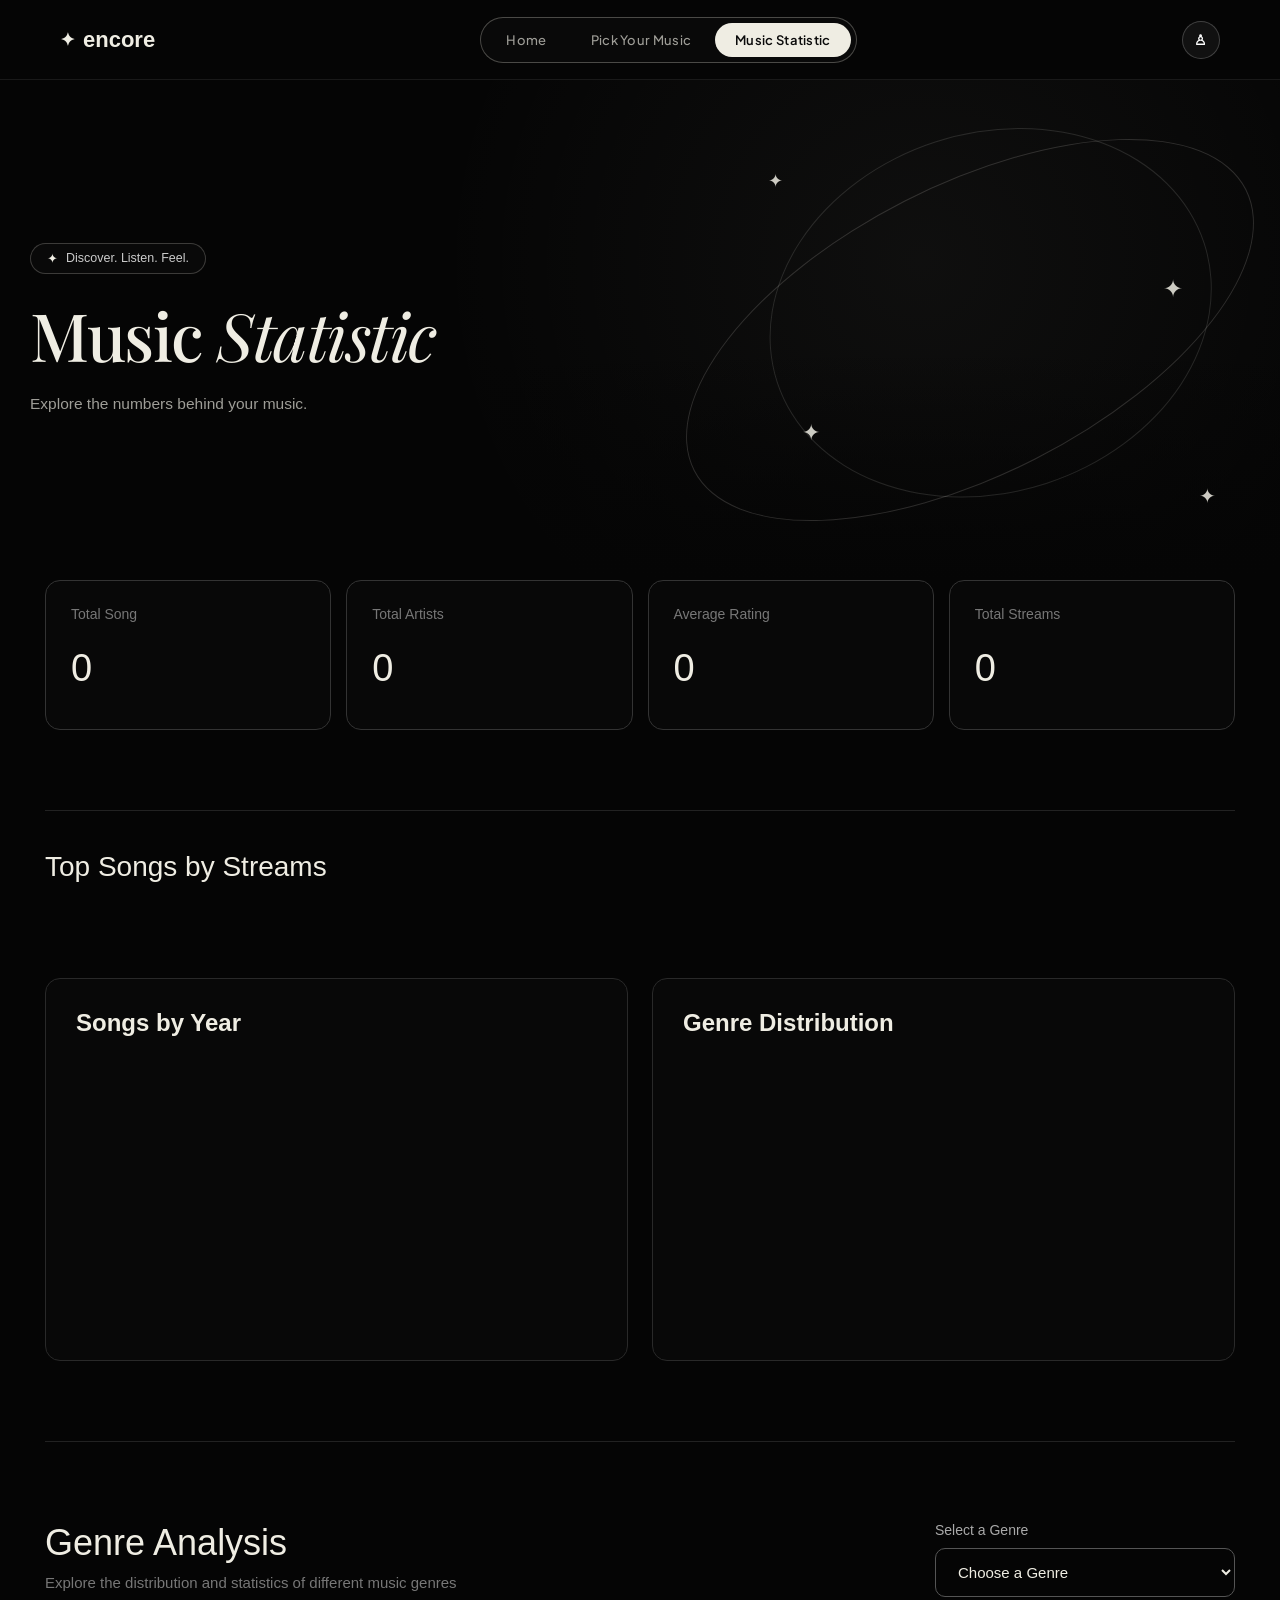
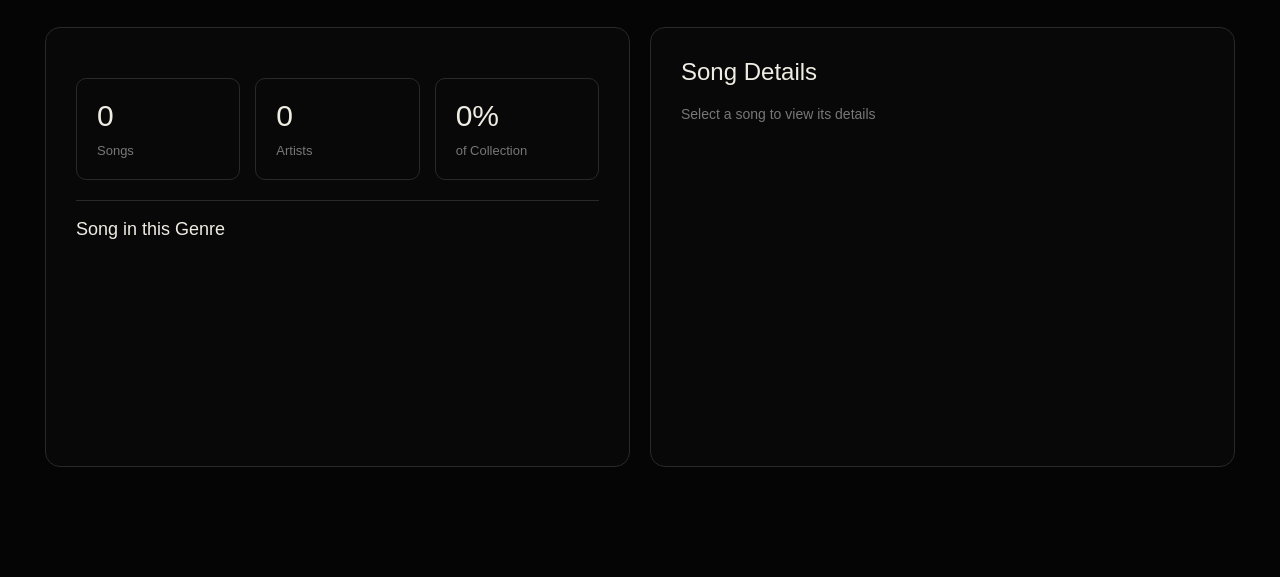
<file: Website 2/music-statistic.html>
<!DOCTYPE html>

<html lang="en">

<head>
    <meta charset="UTF-8">
    <meta name="viewport" content="width=device-width, initial-scale=1.0">
    <title>notenough - Music Player</title>
    <link rel="stylesheet" href="style.css">
    <link rel="preconnect" href="https://fonts.googleapis.com">
    <link rel="preconnect" href="https://fonts.gstatic.com" crossorigin>
    <link href="https://fonts.googleapis.com/css2?family=Playfair+Display:ital,wght@0,500;1,400&family=Plus+Jakarta+Sans:wght@400;500;600&display=swap" rel="stylesheet">   
</head>


<body>

    <header class="landing-header">
        <div class="landing-logo">
            <span>✦</span>
            <em>encore</em>
        </div>

       <nav class="landing-nav">
            <a href="../Website 1/index.html" class="nav-item">
                Home
            </a>

            <a href="../Website 3/pick-music.html" class="nav-item">
                Pick Your Music
            </a>

            <a href="music-statistic.html" class="nav-item active">
                Music Statistic
            </a>
        </nav>

        <div class="profile-container">
            <button class="profile-button" id="profileButton" aria-label="Account menu" aria-expanded="false">
                <span id="profileButtonIcon">♙</span>
            </button>
            <div class="profile-menu" id="profileMenu" role="menu">
                <div class="profile-menu-header">
                    <div class="profile-avatar" id="profileAvatar">A</div>
                    <div class="profile-identity">
                        <div class="profile-name-row">
                            <p id="profileUsername"></p>
                            <span class="profile-role-badge" id="profileRoleBadge"></span>
                        </div>
                        <p id="profileEmail"></p>
                    </div>
                </div>

                <button type="button" id="logoutButton">
                    Log out
                </button>
            </div>
        </div>
    </header>

    <main>
        <!-- home -->
        <section id="home">
            <div class="hero-section">
                <div class="hero-container">
                    <div class="hero-content">
                        <div class="hero-badge">
                            <span>✦</span> Discover. Listen. Feel.
                        </div>
                        <h1>Music <em>Statistic</em></h1>
                        <p>Explore the numbers behind your music.</p>
                    </div>

                    <div class="hero-orbit-graphic" aria-hidden="true">
                        <div class="orbit-ring orbit-outer"></div>
                        <div class="orbit-ring orbit-inner"></div>
                        <span class="hero-star star-1">✦</span>
                        <span class="hero-star star-2">✦</span>
                        <span class="hero-star star-3">✦</span>
                        <span class="hero-star star-4">✦</span>
                    </div>
                </div>
            </div>
            
            <div class="statistic">
                <div class="statscard">
                    <p>Total Song</p>
                    <h2 id="totalsong">0</h2>
                </div>

                <div class="statscard">
                    <p>Total Artists</p>
                    <h2 id="totalartist">0</h2>
                </div>
                
                <div class="statscard">
                    <p>Average Rating</p>
                    <h2 id="averagerating">0</h2>
                </div>

                <div class="statscard">
                    <p>Total Streams</p>
                    <h2 id="totalstreams">0</h2>
                </div>
            </div>
            
            <section id="top-songs-section" class="dashboard">
                <div class="section">
                    <h2>Top Songs by Streams</h2>
                </div>
                
                <!-- image calling -->
                <div id="top-songs"></div>
            </section>

            <!-- guest lock banner -->
            <div class="guest-stats-lock" id="guestStatsLock" style="display: none;">
                <div class="guest-lock-content">
                    <span class="guest-lock-icon" aria-hidden="true">🔒</span>
                    <div>
                        <h3>Sign in for full analytics</h3>
                        <p>Unlock Top 5 rankings, yearly & genre distribution charts, and interactive genre analysis.</p>
                    </div>
                </div>
                <button type="button" class="guest-signin-btn" onclick="window.location.href='../Website 1/login.html'">
                    Sign In <span>→</span>
                </button>
            </div>

            <section id="overview" class="statistic-section">
                <div class="statistic-grid">

                    <!-- songs by year-->
                    <div class="stat-card">
                        <div class="stat-card-header">
                            <div>
                                <h2>Songs by Year</h2>
                            </div>
                        </div>

                        <div id="songs-by-year"></div>
                    </div>

                    <div class="stat-card">
                        <div class="stat-card-header">
                            <div>
                                <h2>Genre Distribution</h2>
                            </div>
                        </div>

                        <div id="genre-distribution"></div>
                    </div>
                </div>
            </section>
        </section>

        <!--genres-->
        <section id="genres">
            <div class="genre-page-header">

                <div class="genre-title">
                    <h2>Genre Analysis</h2>
                    <p>Explore the distribution and statistics of different music genres</p>
                </div>

                <div class="select-genre">
                    <label for="select-genre">Select a Genre</label>

                    <select id="select-genre">
                        <option value="">Choose a Genre</option>
                    </select>
                </div>
            </div>

            <div id="genre-result">
                <div class="genre-overview">
                    <h2 id="genre-name"></h2>
                    <div class="genre-summary">
                        
                        <div class="genre-summary-card">
                            <strong id="genre-song-count">0</strong>
                            <span>Songs</span>
                        </div>

                        <div class="genre-summary-card">
                            <strong id="genre-artist-count">0</strong>
                            <span>Artists</span>
                        </div>

                        <div class="genre-summary-card">
                            <strong id="genre-percentage">0%</strong>
                            <span>of Collection</span>
                        </div>
                    </div>

                    <div class="genre-song-section">
                        <h3>Song in this Genre</h3>
                        <div id="genre-song-list"></div>
                    </div>
                </div>
                
                <div class="genre-song-details">
                    <h2>Song Details</h2>

                    <div id="selected-song-details">
                        <p class="empty-song-message">
                            Select a song to view its details
                        </p>
                    </div>
                </div>
            </div>
        </section>

    </main>

    <script src="app.js"></script>
</body>
</html>
</file>
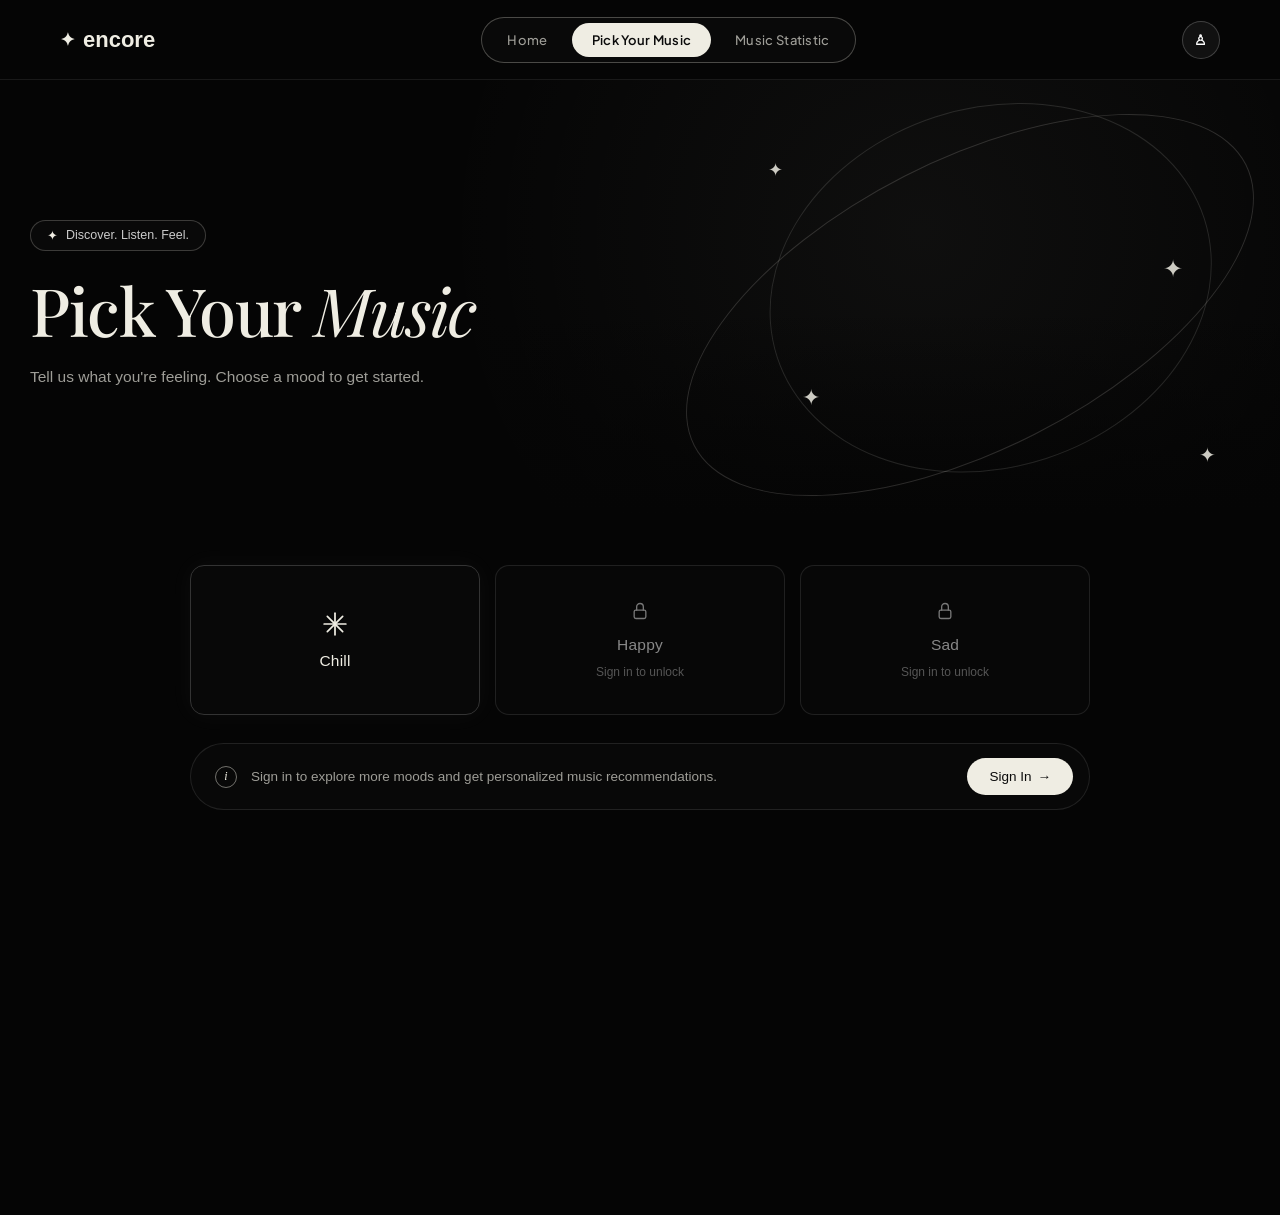
<file: Website 3/pick-music.html>
<!DOCTYPE html>

<html lang="en">

<head>
    <meta charset="UTF-8">
    <meta name="viewport" content="width=device-width, initial-scale=1.0">
    <title>encore</title>
    <link rel="stylesheet" href="style.css">
    <link rel="preconnect" href="https://fonts.googleapis.com">
    <link rel="preconnect" href="https://fonts.gstatic.com" crossorigin>
    <link href="https://fonts.googleapis.com/css2?family=Playfair+Display:ital,wght@0,500;1,400&family=Plus+Jakarta+Sans:wght@400;500;600&display=swap" rel="stylesheet">   
</head>

<body>

    <!-- header -->
    <header class="landing-header">
        <div class="landing-logo">
            <span>✦</span>
            <em>encore</em>
        </div>

        <nav class="landing-nav">
            <a href="../Website 1/index.html" class="nav-item">
                Home
            </a>

            <a href="pick-music.html" class="nav-item active">
                Pick Your Music
            </a>

            <a href="../Website 2/music-statistic.html" class="nav-item">
                Music Statistic
            </a>
        </nav>

        <div class="profile-container">
            <button class="profile-button" id="profileButton" aria-label="Account menu" aria-expanded="false">
                <span id="profileButtonIcon">♙</span>
            </button>
            <div class="profile-menu" id="profileMenu" role="menu">
                <div class="profile-menu-header">
                    <div class="profile-avatar" id="profileAvatar">A</div>
                    <div class="profile-identity">
                        <div class="profile-name-row">
                            <p id="profileUsername"></p>
                            <span class="profile-role-badge" id="profileRoleBadge"></span>
                        </div>
                        <p id="profileEmail"></p>
                    </div>
                </div>

                <button type="button" id="logoutButton">
                    Log out
                </button>
            </div>
        </div>
    </header>


    <main>

        <!-- home -->
        <section id="home">
            <div class="hero-section">
                <div class="hero-container">
                    <div class="hero-content">
                        <div class="hero-badge">
                            <span>✦</span> Discover. Listen. Feel.
                        </div>
                        <h1>Pick Your <em>Music</em></h1>
                        <p>Tell us what you're feeling. Choose a mood to get started.</p>
                    </div>

                    <div class="hero-orbit-graphic" aria-hidden="true">
                        <div class="orbit-ring orbit-outer"></div>
                        <div class="orbit-ring orbit-inner"></div>
                        <span class="hero-star star-1">✦</span>
                        <span class="hero-star star-2">✦</span>
                        <span class="hero-star star-3">✦</span>
                        <span class="hero-star star-4">✦</span>
                    </div>
                </div>
            </div>
        </section>


       <!-- pick my music -->
        <section id="choose-music">

            <!-- step 1 - mood (acts as guest picker when logged out, step 1 of 4 when logged in) -->
            <div class="music-step active" id="step-mood">

                <div class="section logged-in-only" style="display: none;">
                    <span class="pop-level">STEP 1 OF 4</span>
                    <h2>What's your mood?</h2>
                    <p>Pick the vibe that matches how you feel right now.</p>
                </div>

                <div class="guest-mood-wrapper">
                    <div class="choice-grid mood-grid">

                        <!-- chill button (always unlocked) -->
                        <button class="choice-card mood-choice" data-value="Chill" type="button">
                            <span class="choice-icon" aria-hidden="true">
                                <svg width="26" height="26" viewBox="0 0 24 24" fill="none" stroke="currentColor" stroke-width="1.6" stroke-linecap="round">
                                    <line x1="12" y1="2" x2="12" y2="22"/>
                                    <line x1="2" y1="12" x2="22" y2="12"/>
                                    <line x1="4.93" y1="4.93" x2="19.07" y2="19.07"/>
                                    <line x1="19.07" y1="4.93" x2="4.93" y2="19.07"/>
                                </svg>
                            </span>
                            <span class="mood-name">Chill</span>
                        </button>

                        <!-- happy button (locked when logged out, unlocked when logged in) -->
                        <button class="choice-card mood-choice locked" data-value="Happy" type="button">
                            <span class="choice-icon lock-icon" aria-hidden="true">
                                <svg width="20" height="20" viewBox="0 0 24 24" fill="none" stroke="currentColor" stroke-width="1.6" stroke-linecap="round" stroke-linejoin="round">
                                    <rect x="5" y="11" width="14" height="10" rx="2"/>
                                    <path d="M8 11V7a4 4 0 0 1 8 0v4"/>
                                </svg>
                            </span>
                            <span class="choice-icon unlocked-icon" aria-hidden="true" style="display: none;">☀</span>
                            <span class="mood-name">Happy</span>
                            <small class="unlock-label">Sign in to unlock</small>
                        </button>

                        <!-- sad button (locked when logged out, unlocked when logged in) -->
                        <button class="choice-card mood-choice locked" data-value="Sad" type="button">
                            <span class="choice-icon lock-icon" aria-hidden="true">
                                <svg width="20" height="20" viewBox="0 0 24 24" fill="none" stroke="currentColor" stroke-width="1.6" stroke-linecap="round" stroke-linejoin="round">
                                    <rect x="5" y="11" width="14" height="10" rx="2"/>
                                    <path d="M8 11V7a4 4 0 0 1 8 0v4"/>
                                </svg>
                            </span>
                            <span class="choice-icon unlocked-icon" aria-hidden="true" style="display: none;">☂</span>
                            <span class="mood-name">Sad</span>
                            <small class="unlock-label">Sign in to unlock</small>
                        </button>

                        <!-- extra moods (only visible when logged in) -->
                        <button class="choice-card mood-choice logged-in-only" data-value="Romantic" type="button" style="display: none;">
                            <span class="choice-icon">♡</span>
                            <span class="mood-name">Romantic</span>
                        </button>

                        <button class="choice-card mood-choice logged-in-only" data-value="Energetic" type="button" style="display: none;">
                            <span class="choice-icon">⚡</span>
                            <span class="mood-name">Energetic</span>
                        </button>

                        <button class="choice-card mood-choice logged-in-only" data-value="Melancholic" type="button" style="display: none;">
                            <span class="choice-icon">☾</span>
                            <span class="mood-name">Melancholic</span>
                        </button>

                    </div>

                    <!-- guest sign-in callout bar (hidden when logged in) -->
                    <div class="guest-signin-banner" id="guestSigninBanner">
                        <div class="guest-banner-text">
                            <span class="info-icon" aria-hidden="true">i</span>
                            <p>Sign in to explore more moods and get personalized music recommendations.</p>
                        </div>
                        <button class="guest-signin-btn" type="button" onclick="window.location.href='../Website 1/login.html'">
                            Sign In <span>→</span>
                        </button>
                    </div>
                </div>

                <!-- step 1 next button (only visible when logged in) -->
                <div class="pop-buttons logged-in-only" style="display: none;">
                    <button class="next-button" id="mood-next" disabled>
                        Next →
                    </button>
                </div>

            </div>


            <!-- step 2 - situation -->
            <div class="music-step" id="step-situation">

                <div class="section">
                    <span class="pop-level">STEP 2 OF 4</span>

                    <h2>What are you doing?</h2>

                    <p>Pick a situation that fits your listening moment.</p>
                </div>


                <div class="choice-grid situation-grid">

                    <!-- studying button -->
                    <button class="choice-card situation-choice" data-value="Studying">
                        <span class="choice-icon">▤</span>
                        <span>Studying</span>
                    </button>


                    <!-- working -->
                    <button class="choice-card situation-choice" data-value="Working">
                        <span class="choice-icon">▱</span>
                        <span>Working</span>
                    </button>


                    <!-- driving -->
                    <button class="choice-card situation-choice" data-value="Driving">
                        <span class="choice-icon">◇</span>
                        <span>Driving</span>
                    </button>


                    <!-- relaxing -->
                    <button class="choice-card situation-choice" data-value="Relaxing">
                        <span class="choice-icon">⌒</span>
                        <span>Relaxing</span>
                    </button>


                    <!-- hanging out -->
                    <button class="choice-card situation-choice" data-value="Hanging Out">
                        <span class="choice-icon">◎</span>
                        <span>Hanging Out</span>
                    </button>


                    <!-- night -->
                    <button class="choice-card situation-choice" data-value="Night">
                        <span class="choice-icon">◔</span>
                        <span>Late Night</span>
                    </button>

                </div>


                <div class="pop-buttons">

                    <!-- back button -->
                    <button class="back-button" id="situation-back">
                        ← Back
                    </button>


                    <!-- next button -->
                    <button class="next-button" id="situation-next" disabled>
                        Next →
                    </button>

                </div>

            </div>


            <!-- step 3 - energy -->
            <div class="music-step" id="step-preference">

                <div class="section">
                    <span class="pop-level">STEP 3 OF 4</span>

                    <h2>What energy do you want?</h2>

                    <p>Choose how energetic you want your music to feel.</p>
                </div>


                <!-- energy choices -->
                <div class="energy-options">

                    <!-- low bar -->
                    <button class="energy-card" data-value="Low">
                        <span class="low-energy-bar">▂▂▂</span>
                        <strong>Low</strong>
                        <small>Calm & Mellow</small>
                    </button>


                    <!-- medium bar -->
                    <button class="energy-card" data-value="Medium">
                        <span class="medium-energy-bar">▂▅▇</span>
                        <strong>Medium</strong>
                        <small>Balanced</small>
                    </button>


                    <!-- high bar -->
                    <button class="energy-card" data-value="High">
                        <span class="high-energy-bar">▂▅▇█</span>
                        <strong>High</strong>
                        <small>Energetic & Upbeat</small>
                    </button>

                </div>


                <!-- optional filters -->
                <div class="filters">

                    <div class="header-filters">
                        <h3>Fine-tune your music</h3>
                        <span>Optional</span>
                    </div>


                    <div class="music-preferences">

                        <!-- genre -->
                        <div class="preference">
                            <label for="select-genre">Genre</label>

                            <select id="select-genre">
                                <option value="">Any Genre</option>
                            </select>
                        </div>


                        <!-- era -->
                        <div class="preference">
                            <label for="select-era">Era</label>

                            <select id="select-era">
                                <option value="">Any Era</option>
                            </select>
                        </div>


                        <!-- rating -->
                        <div class="preference">
                            <label for="select-rating">Minimum Rating</label>

                            <select id="select-rating">
                                <option value="">Any Rating</option>
                                <option value="4">4.0+</option>
                                <option value="4.5">4.5+</option>
                            </select>
                        </div>


                        <!-- popularity -->
                        <div class="preference">
                            <label for="select-popularity">Popularity</label>

                            <select id="select-popularity">
                                <option value="">Any Level</option>
                                <option value="popular">Popular</option>
                                <option value="very-popular">Very Popular</option>
                            </select>
                        </div>

                    </div>

                </div>


                <div class="pop-buttons">

                    <!-- back button -->
                    <button class="back-button" id="preference-back">
                        ← Back
                    </button>


                    <!-- next button -->
                    <button class="next-button" id="preference-next" disabled>
                        Next →
                    </button>

                </div>

            </div>


            <!-- step 4 - find music -->
            <div class="music-step" id="step-find">

                <div class="section">
                    <span class="pop-level">STEP 4 OF 4</span>

                    <h2>Ready to find your music?</h2>

                    <p>We'll match your choices with songs from our collection.</p>
                </div>


                <!-- selected preferences -->
                <div class="selected-preferences">

                    <div class="selected-item">
                        <span>Mood</span>
                        <strong id="selected-mood">—</strong>
                    </div>


                    <div class="selected-item">
                        <span>Situation</span>
                        <strong id="selected-situation">—</strong>
                    </div>


                    <div class="selected-item">
                        <span>Energy</span>
                        <strong id="selected-energy">—</strong>
                    </div>

                </div>


                <!-- buttons -->
                <div class="reco-button">

                    <button id="find-music">
                        Find Your Music →
                    </button>

                    <button type="button" id="surprise">
                        ✦ Surprise Me
                    </button>

                </div>


                <div class="pop-buttons">

                    <!-- back button -->
                    <button class="back-button" id="find-back">
                        ← Back
                    </button>

                </div>

            </div>

        </section>


        <!-- recommendations -->
        <section id="recommendations" style="display:none">

            <div class="section">
                <span class="pop-level">YOUR RESULTS</span>

                <h2>Your Music Match</h2>

                <p>Here are the songs that best match your preferences.</p>
            </div>


            <!-- best match -->
            <div id="best-match">

            </div>


            <!-- recommended songs will appear here -->
            <div id="recommended-music">

            </div>

        </section>

    </main>


    <script src="app.js"></script>

</body>
</html>
</file>
<file: Website 2/style.css>
/* general */

* {
    box-sizing: border-box;
}

html {
    scroll-behavior: smooth;
}

body {
    font-family: "Helvetica Neue", Arial, sans-serif;
    margin: 0;
    background: #050505;
    color: #efede3;
    overflow-x: hidden;
}

.landing-header {
    width: 100%;
    height: 80px;
    padding: 0 60px;
    display: flex;
    align-items: center;
    justify-content: space-between;
    background: #050505;
    border-bottom: 1px solid rgba(255, 255, 255, 0.08);
    position: fixed;
    top: 0;
    left: 0;
    z-index: 100;
}

/* Logo */
.landing-logo {
    display: flex;
    align-items: center;
    gap: 8px;
    font-size: 22px;
    font-weight: 600;
    color: #efede3;
}

.landing-logo span {
    font-size: 18px;
}

.landing-logo em {
    font-style: normal;
}

/* Navigation */
.landing-nav {
    display: inline-flex;
    font-family: "Plus Jakarta Sans", -apple-system, BlinkMacSystemFont, sans-serif;
    align-items: center;
    gap: 4px;
    padding: 5px;
    border: 1px solid rgba(239, 237, 227, 0.28);
    border-radius: 999px;
    background: rgba(11, 11, 11, 0.85);
    backdrop-filter: blur(10px);
    -webkit-backdrop-filter: blur(10px);
}

.nav-item {
    display: inline-flex;
    align-items: center;
    gap: 7px;
    padding: 9px 20px;
    border-radius: 999px;
    color: #9e9d97;
    text-decoration: none;
    font-size: 13px;
    font-weight: 500;
    letter-spacing: 0.3px;
    white-space: nowrap;
    transition:
        background 0.25s ease,
        color 0.25s ease,
        transform 0.2s ease;
}

.nav-item span {
    font-size: 15px;
    line-height: 1;
}

.nav-item:hover:not(.active) {
    color: #efede3;
    background: rgba(239, 237, 227, 0.07);
}

.nav-item.active {
    background: #efede3;
    color: #0b0b0b;
    font-weight: 600;
}

/* Profile Button & Dropdown */
.profile-container {
    position: relative;
}

.profile-button {
    width: 38px;
    height: 38px;
    margin: 0;
    padding: 0;
    border: 1px solid rgba(255, 255, 255, 0.2);
    border-radius: 50%;
    background: rgba(255, 255, 255, 0.05);
    color: #fff;
    font-size: 14px;
    font-weight: 600;
    cursor: pointer;
    display: flex;
    align-items: center;
    justify-content: center;
    transition: 0.3s ease;
}

.profile-button:hover {
    background: rgba(255, 255, 255, 0.12);
}

.profile-menu {
    position: absolute;
    top: 48px;
    right: 0;
    width: 256px;
    padding: 18px;
    background: #111111;
    border: 1px solid rgba(239, 237, 227, 0.15);
    border-radius: 16px;
    box-shadow: 0 20px 50px rgba(0, 0, 0, 0.8);
    display: none;
    z-index: 1000;
}

.profile-menu.show {
    display: block;
}

.profile-menu-header {
    display: flex;
    align-items: center;
    gap: 12px;
    margin-bottom: 16px;
}

.profile-avatar {
    width: 42px;
    height: 42px;
    border-radius: 50%;
    border: 1px solid rgba(239, 237, 227, 0.22);
    background: rgba(239, 237, 227, 0.08);
    color: #efede3;
    font-family: "Playfair Display", Georgia, serif;
    font-size: 18px;
    font-weight: 500;
    display: flex;
    align-items: center;
    justify-content: center;
    flex-shrink: 0;
    text-transform: uppercase;
}

.profile-identity {
    min-width: 0;
    flex: 1;
}

.profile-name-row {
    display: flex;
    align-items: center;
    gap: 8px;
}

#profileUsername {
    margin: 0;
    font-family: "Playfair Display", Georgia, serif;
    font-size: 19px;
    font-weight: 500;
    line-height: 1.15;
    color: #efede3;
    white-space: nowrap;
    overflow: hidden;
    text-overflow: ellipsis;
}

.profile-role-badge {
    padding: 2px 8px;
    border-radius: 999px;
    background: rgba(239, 237, 227, 0.12);
    color: #efede3;
    font-size: 10px;
    font-weight: 600;
    letter-spacing: 0.08em;
    text-transform: uppercase;
    flex-shrink: 0;
}

#profileEmail {
    margin: 3px 0 0;
    color: #9e9d97;
    font-size: 12.5px;
    white-space: nowrap;
    overflow: hidden;
    text-overflow: ellipsis;
}

#logoutButton {
    width: 100%;
    height: 38px;
    margin: 0;
    padding: 0 16px;
    border: none;
    border-radius: 999px;
    background: #efede3;
    color: #0b0b0b;
    font-size: 13.5px;
    font-weight: 600;
    cursor: pointer;
    transition: background 0.2s ease, transform 0.2s ease;
}

#logoutButton:hover {
    background: #ffffff;
    transform: translateY(-1px);
}

/* main */
main {
    max-width: 1250px;
    margin: 0 auto;
    padding: 0 30px 30px;
}

/* sections */
section {
    scroll-margin-top: 100px;
}

/* hero section */
.hero-section {
    width: 100vw;
    margin-left: calc(50% - 50vw);
    min-height: 500px;
    display: flex;
    align-items: center;
    position: relative;
    overflow: hidden;
    padding: 110px 30px 30px;
    background:
        linear-gradient(
            to bottom,
            transparent 60%,
            #050505 100%
        ),
        radial-gradient(
            circle at 72% 45%,
            rgba(239, 237, 227, 0.045) 0%,
            transparent 50%
        );
}

.hero-container {
    width: 100%;
    max-width: 1250px;
    margin: 0 auto;
    display: grid;
    grid-template-columns: 1.05fr 0.95fr;
    align-items: center;
    gap: 40px;
}

.hero-content {
    position: relative;
    z-index: 2;
    text-align: left;
    max-width: 580px;
}

.hero-badge {
    display: inline-flex;
    align-items: center;
    gap: 8px;
    padding: 7px 16px;
    border: 1px solid rgba(239, 237, 227, 0.22);
    border-radius: 30px;
    background: rgba(255, 255, 255, 0.02);
    color: #ccc;
    font-size: 12.5px;
    margin-bottom: 26px;
}

.hero-badge span {
    color: #efede3;
    font-size: 13px;
}

.hero-content h1 {
    margin: 0;
    font-family: "Playfair Display", Georgia, serif;
    font-size: clamp(46px, 5.2vw, 74px);
    line-height: 1.06;
    font-weight: 500;
    letter-spacing: -1.5px;
    color: #efede3;
}

.hero-content h1 em {
    font-style: italic;
    font-weight: 400;
    color: #efede3;
}

.hero-content > p {
    margin: 22px 0 0;
    max-width: 480px;
    color: #9e9d97;
    font-size: 15.5px;
    line-height: 1.6;
}

.hero-orbit-graphic {
    position: relative;
    width: 100%;
    height: 440px;
    display: flex;
    align-items: center;
    justify-content: center;
    pointer-events: none;
}

.orbit-ring {
    position: absolute;
    border-radius: 50%;
    border: 1px solid rgba(239, 237, 227, 0.16);
}

.orbit-outer {
    width: 620px;
    height: 290px;
    transform: rotate(-27deg);
}

.orbit-inner {
    width: 450px;
    height: 360px;
    transform: rotate(-18deg) translate(25px, -10px);
    border-color: rgba(239, 237, 227, 0.13);
}

.hero-star {
    position: absolute;
    color: #efede3;
    line-height: 1;
    opacity: 0.85;
    animation: starTwinkle 4s ease-in-out infinite alternate;
}

.star-1 { top: 14%; left: 14%; font-size: 18px; }
.star-2 { top: 38%; right: 12%; font-size: 24px; animation-delay: 1s; }
.star-3 { bottom: 24%; left: 20%; font-size: 22px; animation-delay: 2s; }
.star-4 { bottom: 10%; right: 6%; font-size: 20px; animation-delay: 1.5s; }

@keyframes starTwinkle {
    from { opacity: 0.45; transform: scale(0.92); }
    to   { opacity: 0.95; transform: scale(1.06); }
}

/* statistic */
.statistic {
    display: grid;
    grid-template-columns: repeat(4, 1fr);
    gap: 15px;
    margin-bottom: 80px;
}

.statscard {
    border: 1px solid #333;
    border-radius: 15px;
    padding: 25px;
    min-height: 150px;
    background: #080808;
}

.statscard p {
    margin: 0;
    color: #777;
    font-size: 14px;
}

.statscard h2 {
    margin: 25px 0 0;
    font-size: 38px;
    font-weight: 500;
    color: #efede3;
}

/* grid for statistic */
.statistic-section {
    padding: 30px 0 80px;
}

.statistic-section > .section {
    margin-bottom: 30px;
}

/* two column layout */
.statistic-grid {
    display: grid;
    grid-template-columns: 1fr 1fr;
    gap: 24px;
}

/* statistic card */
.stat-card {
    background: #080808;
    border: 1px solid #292929;
    border-radius: 15px;
    padding: 30px;
}

/* card header */
.stat-card-header {
    display: flex;
    justify-content: space-between;
    align-items: flex-start;
    margin-bottom: 35px;
}

.stat-card-header h2 {
    margin: 0 0 8px;
    font-size: 24px;
}

/* filter button */
.stat-filter {
    background: transparent;
    color: #aaa;
    border: 1px solid #333;
    border-radius: 8px;
    padding: 8px 12px;
    font-size: 13px;
}

/* dashboard sections */
.dashboard {
    border-top: 1px solid #222;
    padding: 40px 0;
}

.section h2 {
    margin: 0;
    font-size: 28px;
    font-weight: 500;
}

.section p {
    color: #777;
    font-size: 15px;
    line-height: 1.5;
}

/* top songs */
#top-songs {
    margin-top: 25px;
    min-height: 0;
}

/* songs */
#songs-by-year {
    margin-top: 20px;
    min-height: 180px;
}

.year-chart {
    display: flex;
    flex-direction: column;
    gap: 20px;
}

.year-item {
    display: flex;
    align-items: center;
    gap: 20px;
}

.year-label {
    width: 50px;
    color: #777;
    font-size: 14px;
}

.year-bar {
    flex: 1;
    height: 10px;
    background: #222;
    border-radius: 10px;
    overflow: hidden;
}

.year-fill {
    height: 100%;
    background: #efede3;
    border-radius: 10px;
}

.year-count {
    width: 70px;
    color: #777;
    font-size: 13px;
    text-align: right;
}

/* genre distribution */
#genre-distribution {
    margin-top: 20px;
    min-height: 250px;
}

.genre-item {
    display: flex;
    align-items: center;
    gap: 20px;
    margin-bottom: 20px;
}

.genre-label {
    width: 100px;
    color: #777;
    font-size: 14px;
}

.genre-bar {
    flex: 1;
    height: 10px;
    background: #222;
    border-radius: 10px;
    overflow: hidden;
}

.genre-fill {
    height: 100%;
    background: #efede3;
    border-radius: 10px;
}

.genre-count {
    width: 70px;
    color: #777;
    font-size: 13px;
    text-align: right;
}

/* genre result */
#genres {
    border-top: 1px solid #222;
    padding: 80px 0;
}

/* top part */
.genre-page-header {
    display: flex;
    justify-content: space-between;
    align-items: flex-start;
    gap: 50px;
    margin-bottom: 30px;
}

.genre-title {
    flex: 1;
}

.genre-title h2 {
    margin: 0;
    font-size: 36px;
    font-weight: 500;
}

.genre-title p {
    margin: 10px 0 0;
    color: #777;
    font-size: 15px;
}

/* genre dropdown */
.select-genre {
    width: 300px;
    flex-shrink: 0;
}

.select-genre label {
    display: block;
    margin-bottom: 10px;
    color: #aaa;
    font-size: 14px;
}

.select-genre select {
    width: 100%;
    padding: 14px 18px;
    background-color: #050505;
    color: #efede3;
    border: 1px solid #555;
    border-radius: 10px;
    font-size: 15px;
    cursor: pointer;
}

/* main two-column */
#genre-result {
    display: grid;
    grid-template-columns: 1fr 1fr;
    gap: 20px;
    margin-top: 20px;
}

/* left genre overview */
.genre-overview {
    background: #080808;
    border: 1px solid #292929;
    border-radius: 15px;
    padding: 30px;
}

#genre-name {
    margin: 0 0 20px;
    font-size: 30px;
    font-weight: 500;
}

/* summary cards */
.genre-summary {
    display: grid;
    grid-template-columns: repeat(3, 1fr);
    gap: 15px;
    margin-bottom: 20px;
}

.genre-summary-card {
    border: 1px solid #292929;
    border-radius: 10px;
    padding: 20px;
}

.genre-summary-card strong {
    display: block;
    font-size: 30px;
    font-weight: 500;
    margin-bottom: 8px;
}

.genre-summary-card span {
    color: #777;
    font-size: 13px;
}

/* divider */
.genre-song-section {
    border-top: 1px solid #292929;
    padding-top: 18px;
}

.genre-song-section h3 {
    margin: 0 0 15px;
    font-size: 18px;
    font-weight: 500;
}

/* song list */
.genre-song-row {
    display: grid;
    grid-template-columns: 35px 60px 1fr 70px 60px 160px;
    align-items: center;
    gap: 12px;
    padding: 10px 0;
    border-bottom: 1px solid #222;
    cursor: pointer;
    transition: 0.2s ease;
}

.genre-song-row:hover {
    background: #101010;
}

.genre-song-row:last-child {
    border-bottom: none;
}

.genre-song-number {
    color: #777;
    font-size: 13px;
}

.genre-song-image {
    width: 60px;
    height: 60px;
    object-fit: cover;
    border-radius: 7px;
}

.genre-song-info h4 {
    margin: 0 0 5px;
    font-size: 15px;
    font-weight: 500;
}

.genre-song-info p {
    margin: 0;
    color: #777;
    font-size: 13px;
}

.genre-song-year,
.genre-song-duration {
    color: #aaa;
    font-size: 13px;
}

.genre-song-rating {
    color: #efede3;
    font-size: 13px;
}

/* right song details */
.genre-song-details {
    background: #080808;
    border: 1px solid #292929;
    border-radius: 15px;
    padding: 30px;
    min-height: 440px;
}

.genre-song-details > h2 {
    margin: 0 0 20px;
    font-size: 24px;
    font-weight: 500;
}

/* selected song */
.selected-song {
    display: grid;
    grid-template-columns: 160px 1fr;
    gap: 25px;
}

.selected-song-image {
    width: 160px;
    height: 160px;
    object-fit: cover;
    border-radius: 8px;
}

.selected-song-title {
    margin: 0 0 5px;
    font-size: 22px;
    font-weight: 500;
}

.selected-song-artist {
    margin: 0 0 25px;
    color: #aaa;
    font-size: 14px;
}

/* details */
.song-detail-grid {
    display: grid;
    grid-template-columns: 90px 1fr;
    column-gap: 20px;
    row-gap: 10px;
}

.song-detail-label {
    color: #777;
    font-size: 13px;
}

.song-detail-value {
    color: #aaa;
    font-size: 13px;
}

/* right side additional information */
.selected-song-extra {
    border-top: 1px solid #292929;
    margin-top: 25px;
    padding-top: 20px;
}

.selected-song-extra-row {
    display: grid;
    grid-template-columns: 120px 1fr;
    gap: 20px;
    margin-bottom: 15px;
}

.selected-song-extra-row .label {
    color: #777;
    font-size: 13px;
}

.selected-song-extra-row .value {
    color: #aaa;
    font-size: 13px;
    line-height: 1.5;
}

/* listen button */
.listen-button {
    display: inline-block;
    margin-top: 10px;
    padding: 12px 20px;
    border: 1px solid #555;
    border-radius: 10px;
    color: #efede3;
    text-decoration: none;
    font-size: 13px;
    transition: 0.2s ease;
}

.listen-button:hover {
    background: #161616;
}

/* empty state */
.empty-song-message {
    color: #777;
    font-size: 14px;
}

/* dashboard action buttons */
.dashboard button,
.statistic-section button {
    background: transparent;
    color: #efede3;
    border: 1px solid #777;
    border-radius: 30px;
    padding: 8px 18px;
    margin-top: 25px;
    cursor: pointer;
    transition: 0.3s ease;
}

.dashboard button:hover,
.statistic-section button:hover {
    background: #646464;
}

/* song ranking */
.song-ranking {
    display: grid;
    grid-template-columns: 40px 60px 1fr 100px;
    align-items: center;
    gap: 15px;
    padding: 18px 0;
    border-bottom: 1px solid #222;
}

/* image */
.song-cover {
    width: 60px;
    height: 60px;
    object-fit: cover;
    border-radius: 8px;
}

.song-rank {
    color: #777;
    font-size: 14px;
}

.song-ranking-info {
    flex: 1;
}

.song-ranking-info h3 {
    margin: 0 0 6px;
    font-size: 16px;
    font-weight: 500;
    text-transform: uppercase;
}

.song-ranking-info p {
    margin: 0;
    color: #777;
    font-size: 14px;
}

.song-streams {
    color: #efede3;
    font-size: 15px;
}

/* Guest Lock Banner */
.guest-stats-lock {
    margin: 24px 0 60px;
    padding: 22px 26px;
    border: 1px solid rgba(239, 237, 227, 0.16);
    border-radius: 18px;
    background:
        radial-gradient(circle at 85% 50%, rgba(239, 237, 227, 0.05) 0%, transparent 55%),
        #080808;
    display: flex;
    align-items: center;
    justify-content: space-between;
    gap: 20px;
}

.guest-lock-content {
    display: flex;
    align-items: center;
    gap: 16px;
}

.guest-lock-icon {
    width: 42px;
    height: 42px;
    border-radius: 50%;
    border: 1px solid rgba(239, 237, 227, 0.22);
    background: rgba(239, 237, 227, 0.06);
    display: flex;
    align-items: center;
    justify-content: center;
    font-size: 16px;
    flex-shrink: 0;
}

.guest-lock-content h3 {
    margin: 0 0 4px;
    font-family: "Playfair Display", Georgia, serif;
    font-size: 20px;
    font-weight: 500;
    color: #efede3;
}

.guest-lock-content p {
    margin: 0;
    color: #9e9d97;
    font-size: 13.5px;
}

.guest-signin-btn {
    padding: 11px 22px;
    border: none;
    border-radius: 999px;
    background: #efede3;
    color: #0b0b0b;
    font-size: 13.5px;
    font-weight: 600;
    display: inline-flex;
    align-items: center;
    gap: 6px;
    cursor: pointer;
    white-space: nowrap;
    transition: background 0.2s ease, transform 0.2s ease;
}

.guest-signin-btn:hover {
    background: #ffffff;
    transform: translateY(-1px);
}

/* responsive - tablet */
@media (max-width: 900px) {
    .landing-header {
        padding: 0 30px;
    }

    .landing-nav {
        gap: 2px;
        padding: 4px;
    }

    .nav-item {
        padding: 7px 14px;
        font-size: 12px;
    }

    .statistic {
        grid-template-columns: repeat(2, 1fr);
    }

    .statistic-grid,
    #genre-result {
        grid-template-columns: 1fr;
    }

    .genre-page-header {
        flex-direction: column;
        gap: 20px;
    }

    .select-genre {
        width: 100%;
    }

    .hero-content h1 {
        font-size: 50px;
    }
}

/* responsive - mobile */
@media (max-width: 600px) {
    .landing-header {
        height: 70px;
        padding: 0 20px;
    }

    .landing-logo {
        font-size: 19px;
    }

    .landing-nav {
        display: none;
    }

    .profile-button {
        width: 34px;
        height: 34px;
    }

    main {
        padding: 0 20px 30px;
    }

    .statistic {
        grid-template-columns: 1fr;
    }

    .hero-section {
        min-height: auto;
        padding: 100px 20px 40px;
    }

    .hero-container {
        grid-template-columns: 1fr;
    }

    .hero-content h1 {
        font-size: 42px;
        letter-spacing: -1px;
    }

    .hero-orbit-graphic {
        display: none;
    }

    .genre-summary,
    .selected-song {
        grid-template-columns: 1fr;
    }

    .genre-song-row {
        grid-template-columns: 28px 48px 1fr auto;
    }

    .genre-song-year,
    .genre-song-duration {
        display: none;
    }

    .guest-stats-lock {
        flex-direction: column;
        align-items: flex-start;
    }

    .guest-signin-btn {
        width: 100%;
        justify-content: center;
    }
}
</file>
<file: Website 3/style.css>
/* general */ 
* {
    box-sizing: border-box;
}

.best-match-label {
    padding: 4px 10px;
    border-radius: 999px;
    background: #efede3;
    color: #0b0b0b;
    font-size: 10px;
    font-weight: 700;
    letter-spacing: 0.08em;
}

html {
    scroll-behavior: smooth;
}

body {
    font-family: "Helvetica Neue", Arial, sans-serif;
    margin: 0;
    background: #050505;
    color: #efede3;
}

/* header */
.landing-header {
    width: 100%;
    height: 80px;
    padding: 0 60px;
    display: flex;
    align-items: center;
    justify-content: space-between;
    background: #050505;
    border-bottom: 1px solid rgba(255, 255, 255, 0.08);
    position: fixed;
    top: 0;
    left: 0;
    z-index: 100;
}

/* logo */
.landing-logo {
    display: flex;
    align-items: center;
    gap: 8px;
    font-size: 22px;
    font-weight: 600;
    color: #efede3;
}

.landing-logo span {
    font-size: 18px;
}

.landing-logo em {
    font-style: normal;
}

/* navigation */
.landing-nav {
    display: inline-flex;
    font-family: "Plus Jakarta Sans", -apple-system, BlinkMacSystemFont, sans-serif;
    align-items: center;
    gap: 4px;
    padding: 5px;
    border: 1px solid rgba(239, 237, 227, 0.28);
    border-radius: 999px;
    background: rgba(11, 11, 11, 0.85);
    backdrop-filter: blur(10px);
    -webkit-backdrop-filter: blur(10px);
}

.nav-item {
    display: inline-flex;
    align-items: center;
    gap: 7px;
    padding: 9px 20px;
    border-radius: 999px;
    color: #9e9d97;
    text-decoration: none;
    font-size: 13px;
    font-weight: 500;
    letter-spacing: 0.3px;
    white-space: nowrap;
    transition:
        background 0.25s ease,
        color 0.25s ease,
        transform 0.2s ease;
}

.nav-item span {
    font-size: 15px;
    line-height: 1;
}

.nav-item:hover:not(.active) {
    color: #efede3;
    background: rgba(239, 237, 227, 0.07);
}

.nav-item.active {
    background: #efede3;
    color: #0b0b0b;
    font-weight: 600;
}

/* profile button & dropdown */
.profile-container {
    position: relative;
}

.profile-button {
    width: 38px;
    height: 38px;
    margin: 0;
    padding: 0;
    border: 1px solid rgba(255, 255, 255, 0.2);
    border-radius: 50%;
    background: rgba(255, 255, 255, 0.05);
    color: #fff;
    font-size: 14px;
    font-weight: 600;
    cursor: pointer;
    display: flex;
    align-items: center;
    justify-content: center;
    transition: 0.3s ease;
}

.profile-button:hover {
    background: rgba(255, 255, 255, 0.12);
}

.profile-menu {
    position: absolute;
    top: 48px;
    right: 0;
    width: 256px;
    padding: 18px;
    background: #111111;
    border: 1px solid rgba(239, 237, 227, 0.15);
    border-radius: 16px;
    box-shadow: 0 20px 50px rgba(0, 0, 0, 0.8);
    display: none;
    z-index: 1000;
}

.profile-menu.show {
    display: block;
}

.profile-menu-header {
    display: flex;
    align-items: center;
    gap: 12px;
    margin-bottom: 16px;
}

.profile-avatar {
    width: 42px;
    height: 42px;
    border-radius: 50%;
    border: 1px solid rgba(239, 237, 227, 0.22);
    background: rgba(239, 237, 227, 0.08);
    color: #efede3;
    font-family: "Playfair Display", Georgia, serif;
    font-size: 18px;
    font-weight: 500;
    display: flex;
    align-items: center;
    justify-content: center;
    flex-shrink: 0;
    text-transform: uppercase;
}

.profile-identity {
    min-width: 0;
    flex: 1;
}

.profile-name-row {
    display: flex;
    align-items: center;
    gap: 8px;
}

#profileUsername {
    margin: 0;
    font-family: "Playfair Display", Georgia, serif;
    font-size: 19px;
    font-weight: 500;
    line-height: 1.15;
    color: #efede3;
    white-space: nowrap;
    overflow: hidden;
    text-overflow: ellipsis;
}

.profile-role-badge {
    padding: 2px 8px;
    border-radius: 999px;
    background: rgba(239, 237, 227, 0.12);
    color: #efede3;
    font-size: 10px;
    font-weight: 600;
    letter-spacing: 0.08em;
    text-transform: uppercase;
    flex-shrink: 0;
}

#profileEmail {
    margin: 3px 0 0;
    color: #9e9d97;
    font-size: 12.5px;
    white-space: nowrap;
    overflow: hidden;
    text-overflow: ellipsis;
}

#logoutButton {
    width: 100%;
    height: 38px;
    margin: 0;
    padding: 0 16px;
    border: none;
    border-radius: 999px;
    background: #efede3;
    color: #0b0b0b;
    font-size: 13.5px;
    font-weight: 600;
    cursor: pointer;
    transition: background 0.2s ease, transform 0.2s ease;
}

#logoutButton:hover {
    background: #ffffff;
    transform: translateY(-1px);
}

/* main */
main {
    max-width: 1250px;
    margin: 0 auto;
    padding: 0 30px 30px;
}

/* section */
.section {
    margin-bottom: 35px;
    scroll-margin-top: 100px;
}

.section h2 {
    margin: 0;

    font-size: 28px;
    font-weight: 500;
}

.section p{
    color: #777;
    font-size: 15px;
    line-height: 1.5;
}

/* music step */
.music-step {
    display: none;
    max-width: 900px;
    margin: 0 auto;
    min-height: 550px;
}

.music-step.active {
    display: block;
}

.pop-label, .pop-level {
    display: block;
    margin-bottom: 15px;
    color: #777;
    font-size: 11px;
    letter-spacing: 1px;
}

/* hero section */
.hero-section {
    width: 100vw;
    margin-left: calc(50% - 50vw);
    min-height: 460px;
    display: flex;
    align-items: center;
    position: relative;
    overflow: hidden;
    padding: 105px 30px 10px;
    background:
        linear-gradient(
            to bottom,
            transparent 60%,
            #050505 100%
        ),
        radial-gradient(
            circle at 72% 45%,
            rgba(239, 237, 227, 0.045) 0%,
            transparent 50%
        );
}

.hero-container {
    width: 100%;
    max-width: 1250px;
    margin: 0 auto;
    display: grid;
    grid-template-columns: 1.05fr 0.95fr;
    align-items: center;
    gap: 40px;
}

.hero-content {
    position: relative;
    z-index: 2;
    text-align: left;
    max-width: 580px;
}

.hero-badge {
    display: inline-flex;
    align-items: center;
    gap: 8px;
    padding: 7px 16px;
    border: 1px solid rgba(239, 237, 227, 0.22);
    border-radius: 30px;
    background: rgba(255, 255, 255, 0.02);
    color: #ccc;
    font-size: 12.5px;
    margin-bottom: 24px;
}

.hero-badge span {
    color: #efede3;
    font-size: 13px;
}

.hero-content h1 {
    margin: 0;
    font-family: "Playfair Display", Georgia, serif;
    font-size: clamp(46px, 5.2vw, 74px);
    line-height: 1.06;
    font-weight: 500;
    letter-spacing: -1.5px;
    color: #efede3;
}

.hero-content h1 em {
    font-style: italic;
    font-weight: 400;
    color: #efede3;
}

.hero-content > p {
    margin: 20px 0 0;
    max-width: 480px;
    color: #9e9d97;
    font-size: 15.5px;
    line-height: 1.6;
}

.hero-orbit-graphic {
    position: relative;
    width: 100%;
    height: 400px;
    display: flex;
    align-items: center;
    justify-content: center;
    pointer-events: none;
}

.orbit-ring {
    position: absolute;
    border-radius: 50%;
    border: 1px solid rgba(239, 237, 227, 0.16);
}

.orbit-outer {
    width: 620px;
    height: 290px;
    transform: rotate(-27deg);
}

.orbit-inner {
    width: 450px;
    height: 360px;
    transform: rotate(-18deg) translate(25px, -10px);
    border-color: rgba(239, 237, 227, 0.13);
}

.hero-star {
    position: absolute;
    color: #efede3;
    line-height: 1;
    opacity: 0.85;
    animation: starTwinkle 4s ease-in-out infinite alternate;
}

.star-1 { top: 14%; left: 14%; font-size: 18px; }
.star-2 { top: 38%; right: 12%; font-size: 24px; animation-delay: 1s; }
.star-3 { bottom: 24%; left: 20%; font-size: 22px; animation-delay: 2s; }
.star-4 { bottom: 10%; right: 6%; font-size: 20px; animation-delay: 1.5s; }

@keyframes starTwinkle {
    from { opacity: 0.45; transform: scale(0.92); }
    to   { opacity: 0.95; transform: scale(1.06); }
}

/* pick my music */
#choose-music {
    border-top: none;
    padding: 10px 0 70px;
}

.guest-mood-wrapper {
    width: 100%;
    max-width: 1120px;
    margin: 0 auto;
}

/* choice grid */
.choice-grid {
    display: grid;
    grid-template-columns: repeat(3, 1fr);
    gap: 20px;
    margin-top: 0;
}

/* choice card */
.choice-card {
    min-height: 138px;
    padding: 26px 24px;
    border: 1px solid rgba(239, 237, 227, 0.45);
    border-radius: 16px;
    background: #080808;
    color: #efede3;
    display: flex;
    flex-direction: column;
    justify-content: center;
    align-items: center;
    gap: 10px;
    font-size: 15px;
    cursor: pointer;
    box-shadow: 0 0 24px rgba(239, 237, 227, 0.04);
    transition: border-color 0.25s ease, background 0.25s ease, box-shadow 0.25s ease, transform 0.25s ease;
}

.choice-card:not(.locked):hover {
    border-color: #efede3;
    background: #0d0d0d;
    box-shadow: 0 0 28px rgba(239, 237, 227, 0.1);
    transform: translateY(-2px);
}

.choice-card.selected {
    border-color: #efede3;
    background: #101010;
    box-shadow: 0 0 30px rgba(239, 237, 227, 0.12);
}

.choice-icon {
    display: flex;
    align-items: center;
    justify-content: center;
    color: #efede3;
}

.mood-name {
    font-size: 15.5px;
    font-weight: 500;
    letter-spacing: 0.2px;
}

/* locked guest cards */
.choice-card.locked {
    border-color: rgba(255, 255, 255, 0.1);
    background: #070707;
    color: #777;
    box-shadow: none;
}

.choice-card.locked .lock-icon {
    color: #777;
}

.choice-card.locked .mood-name {
    color: #888;
    font-weight: 400;
}

.choice-card.locked .unlock-label {
    font-size: 12px;
    color: #555;
    margin-top: -4px;
}

.choice-card.locked:hover {
    border-color: rgba(239, 237, 227, 0.22);
    background: #0a0a0a;
}

/* guest sign-in banner */
.guest-signin-banner {
    margin-top: 28px;
    padding: 14px 16px 14px 24px;
    border: 1px solid rgba(255, 255, 255, 0.1);
    border-radius: 999px;
    background: #080808;
    display: flex;
    align-items: center;
    justify-content: space-between;
    gap: 20px;
}

.guest-banner-text {
    display: flex;
    align-items: center;
    gap: 14px;
}

.info-icon {
    width: 22px;
    height: 22px;
    border-radius: 50%;
    border: 1px solid rgba(239, 237, 227, 0.45);
    color: #efede3;
    font-family: Georgia, serif;
    font-size: 12px;
    font-style: italic;
    display: inline-flex;
    align-items: center;
    justify-content: center;
    flex-shrink: 0;
}

.guest-banner-text p {
    margin: 0;
    color: #9e9d97;
    font-size: 13.5px;
}

.guest-signin-btn {
    padding: 11px 22px;
    border: none;
    border-radius: 999px;
    background: #efede3;
    color: #0b0b0b;
    font-size: 13.5px;
    font-weight: 500;
    display: inline-flex;
    align-items: center;
    gap: 6px;
    cursor: pointer;
    white-space: nowrap;
    transition: background 0.2s ease, transform 0.2s ease;
}

.guest-signin-btn:hover {
    background: #ffffff;
    transform: translateY(-1px);
}

/* progress */
.progress-container {
    max-width: 700px;
    margin: 0 auto 60px;
    text-align: center;
}

#step-counter {
    display: block;
    margin-bottom: 12px;
    color: #777;
    font-size: 12px;
}

.progress-bar {
    width: 100%;
    height: 3px;
    background: #222;
    border-radius: 10px;
    overflow: hidden;
}

#progress-fill {
    width: 25%;
    height: 100%;
    background: #efede3;
    transition: width 0.4s ease;
}

/* music preferences */
.music-preferences {
    display: grid;
    grid-template-columns: repeat(2, 1fr);
    gap: 15px;
}

/* preference */
.preference {
    border: 1px solid #333;
    border-radius: 12px;
    padding: 20px;
    background: #080808;
}

.preference label {
    display: block;
    margin-bottom: 12px;
    color: #777;
    font-size: 13px;
}

.preference select {
    width: 100%;
    background: #080808;
    color: #efede3;
    border: none;
    font-size: 16px;
    outline: none;
    cursor: pointer;
}

/* choice grid */
.choice-grid {
    display: grid;
    grid-template-columns: repeat(3, 1fr);
    gap: 15px;
    margin-top: 40px;
}

/* choice card */
.choice-card {
    min-height: 150px;
    padding: 25px;
    border: 1px solid #333;
    border-radius: 14px;
    background: #080808;
    color: #efede3;
    display: flex;
    flex-direction: column;
    justify-content: center;
    align-items: center;
    gap: 15px;
    font-size: 15px;
    cursor: pointer;
    transition: 0.3s ease;
}

.choice-card:hover {
    border-color: #777;
    background: #0c0c0c;
}

.choice-card.selected {
    border-color: #efede3;
    background: #111;
}

.choice-icon {
    font-size: 20px;
}

/* energy option */
.energy-options {
    display: grid;
    grid-template-columns: repeat(3, 1fr);
    gap: 15px;
    margin-top: 40px;
}

/* energy card */
.energy-card {
    min-height: 150px;
    padding: 25px;
    border: 1px solid #333;
    border-radius: 14px;
    background: #080808;
    color: #efede3;
    display: flex;
    flex-direction: column;
    justify-content: center;
    align-items: center;
    gap: 10px;
    cursor: pointer;
    transition: 0.3s ease;
}

.energy-card:hover {
    border-color: #777;
    background: #0c0c0c;
}

.energy-card.selected {
    border-color: #efede3;
    background: #111;
}

.energy-card strong {
    font-size: 15px;
    font-weight: 500;
}

.energy-card small {
    color: #777;
    font-size: 12px;
}

.low-energy-bar,
.medium-energy-bar,
.high-energy-bar {
    font-size: 24px;
    letter-spacing: 2px;
}

/* filters */
.filters {
    margin-top: 45px;
    padding: 25px;
    border: 1px solid #222;
    border-radius: 14px;
    background: #080808;
}

/* header filters */
.header-filters {
    display: flex;
    justify-content: space-between;
    align-items: center;
    margin-bottom: 20px;
}

.header-filters h3 {
    margin: 0;
    font-size: 16px;
    font-weight: 500;
}

.header-filters span {
    color: #777;
    font-size: 12px;
}

/* pop buttons */
.pop-buttons {
    display: flex;
    justify-content: space-between;
    align-items: center;
    margin-top: 40px;
}

/* surprise button */
.surprise-button {
    padding: 12px 24px;
    border: 1px solid #555;
    border-radius: 30px;
    background: transparent;
    color: #efede3;
    font-size: 14px;
    cursor: pointer;
    transition: all 0.3s ease ;
}

.surprise-button:hover {
    background: #efede3;
    color: #050505;
}

/* next button */
.next-button {
    margin-left: auto;
    padding: 13px 25px;
    border: 1px solid #efede3;
    border-radius: 30px;
    background: #efede3;
    color: #050505;
    font-size: 14px;
    cursor: pointer;
    transition: 0.3s ease;
}

.next-button:hover:not(:disabled) {
    background: #ffffff;
}

.next-button:disabled {
    opacity: 0.3;
    cursor: not-allowed;
}

/* back button */
.back-button {
    padding: 13px 25px;
    border: 1px solid #555;
    border-radius: 30px;
    background: transparent;
    color: #efede3;
    font-size: 14px;
    cursor: pointer;
    transition: 0.3s ease;
}

.back-button:hover {
    border-color: #efede3;
}

/* selected preferences */
.selected-preferences {
    display: grid;
    grid-template-columns: repeat(3, 1fr);
    gap: 15px;
    margin-top: 40px;
}

.selected-item {
    padding: 22px;
    border: 1px solid #333;
    border-radius: 12px;
    background: #080808;
}

.selected-item span {
    display: block;
    margin-bottom: 10px;
    color: #777;
    font-size: 12px;
}

.selected-item strong {
    font-size: 16px;
    font-weight: 500;
}

/* best match */
#best-match {
    max-width: 900px;
    margin: 40px auto 0;
}

/* recommendation buttons */
.reco-button {
    display: flex;
    gap: 15px;
    margin-top: 25px;
}

.reco-button button {
    padding: 13px 25px;
    border-radius: 30px;
    font-size: 14px;
    cursor: pointer;
    transition: 0.3s ease;
}

/* find music button */
#find-music {
    background: #efede3;
    color: #050505;
    border: 1px solid #efede3;
}

#find-music:hover{
    background: #ffffff;
}

/* surprise button */
#surprise {
    background: transparent;
    color: #efede3;
    border: 1px solid #555;
}

#surprise:hover {
    border-color: #efede3;
}

/* recommendations */
#recommendations {
    border-top: 1px solid #222;
    padding: 70px 0 80px;
}

/* recommended music */
#recommended-music {
    margin-top: 30px;
}

/* recommendation music */
.recommendations {
    display: flex;
    align-items: center;
    gap: 25px;
    padding: 20px 0;
    border-bottom: 1px solid #222;
}

.recommendations:last-child {
    border-bottom: none;
}

/* song rank */
.song-rank {
    width: 35px;
    color: #777;
    font-size: 14px;
}

/* song image */ 
.song-image {
    width: 80px;
    height: 80px;
    object-fit: cover;
    border-radius: 50%;
}

/* song information */
.song-info{
    flex: 1;
}

.song-info h3 {
    margin: 0 0 6px;
    font-size: 16px;
    font-weight: 500;
    text-transform: uppercase;
}

.song-info p{
    margin: 0;
    color: #777;
    font-size: 14px;
}

.song-meta {
    margin-top: 6px;
    color: #555;
    font-size: 13px;
}

/* match details */
.match-info {
    margin-top: 8px;
}

.match-score {
    display: inline-block;
    padding: 4px 10px;
    border: 1px solid #555;
    border-radius: 20px;
    color: #efede3;
    font-size: 12px;
}

.match-details {
    display: flex;
    gap: 12px;
    margin-top: 8px;
    font-size: 12px;
}

.matched {
    color: #efede3;
}

.not-matched {
    color: #555;
}

/* rating */
.song-rating {
    color: #efede3;

    font-size: 14px;
}


/* preview button */
.preview-button {
    background: transparent;
    color: #efede3;
    border: 1px solid #555;
    border-radius: 30px;
    padding: 8px 18px;
    cursor: pointer;
    transition: 0.3s ease;
}

.preview-button:hover {
    border-color: #efede3;
}


/* responsive */
@media (max-width: 900px) {
    .landing-header {
        padding: 0 30px;
    }

    .landing-nav {
        gap: 2px;
        padding: 4px;
    }

    .nav-item {
        padding: 7px 14px;
        font-size: 12px;
    }
    
    main {
        padding: 30px;
    }
    .hero-content h1 {
        font-size: 55px;
    }
    .music-preferences {
        grid-template-columns: 1fr;
    }
    .choice-grid {
    grid-template-columns: repeat(2, 1fr);
}
    .energy-options {
        grid-template-columns: 1fr;
    }

    .selected-preferences {
        grid-template-columns: 1fr;
    }
}

@media (max-width: 600px) {
    .landing-header {
        height: 70px;
        padding: 0 20px;
    }

    .landing-logo {
        font-size: 19px;
    }

    .landing-nav {
        display: none;
    }

    .profile-button {
        width: 34px;
        height: 34px;
    }

    main {
        padding: 20px;
    }

    .hero-section {
        min-height: auto;
        padding: 95px 20px 25px;
    }

    .hero-container {
        grid-template-columns: 1fr;
    }

    .hero-content h1 {
        font-size: 42px;
        letter-spacing: -1px;
    }

    .hero-orbit-graphic {
        display: none;
    }

    .reco-button {
        flex-direction: column;
    }

    .reco-button button {
        width: 100%;
    }

    .recommendations {
        gap: 15px;
    }

    .song-image {
        width: 60px;
        height: 60px;
    }

    .song-rating {
        display: none;
    }
    .choice-grid {
    grid-template-columns: 1fr;
    }

    .choice-card {
        min-height: 110px;
    }  

    .guest-signin-banner {
        border-radius: 20px;
        flex-direction: column;
        align-items: flex-start;
        padding: 18px;
    }

    .guest-signin-btn {
        width: 100%;
        justify-content: center;
    }
}
</file>
